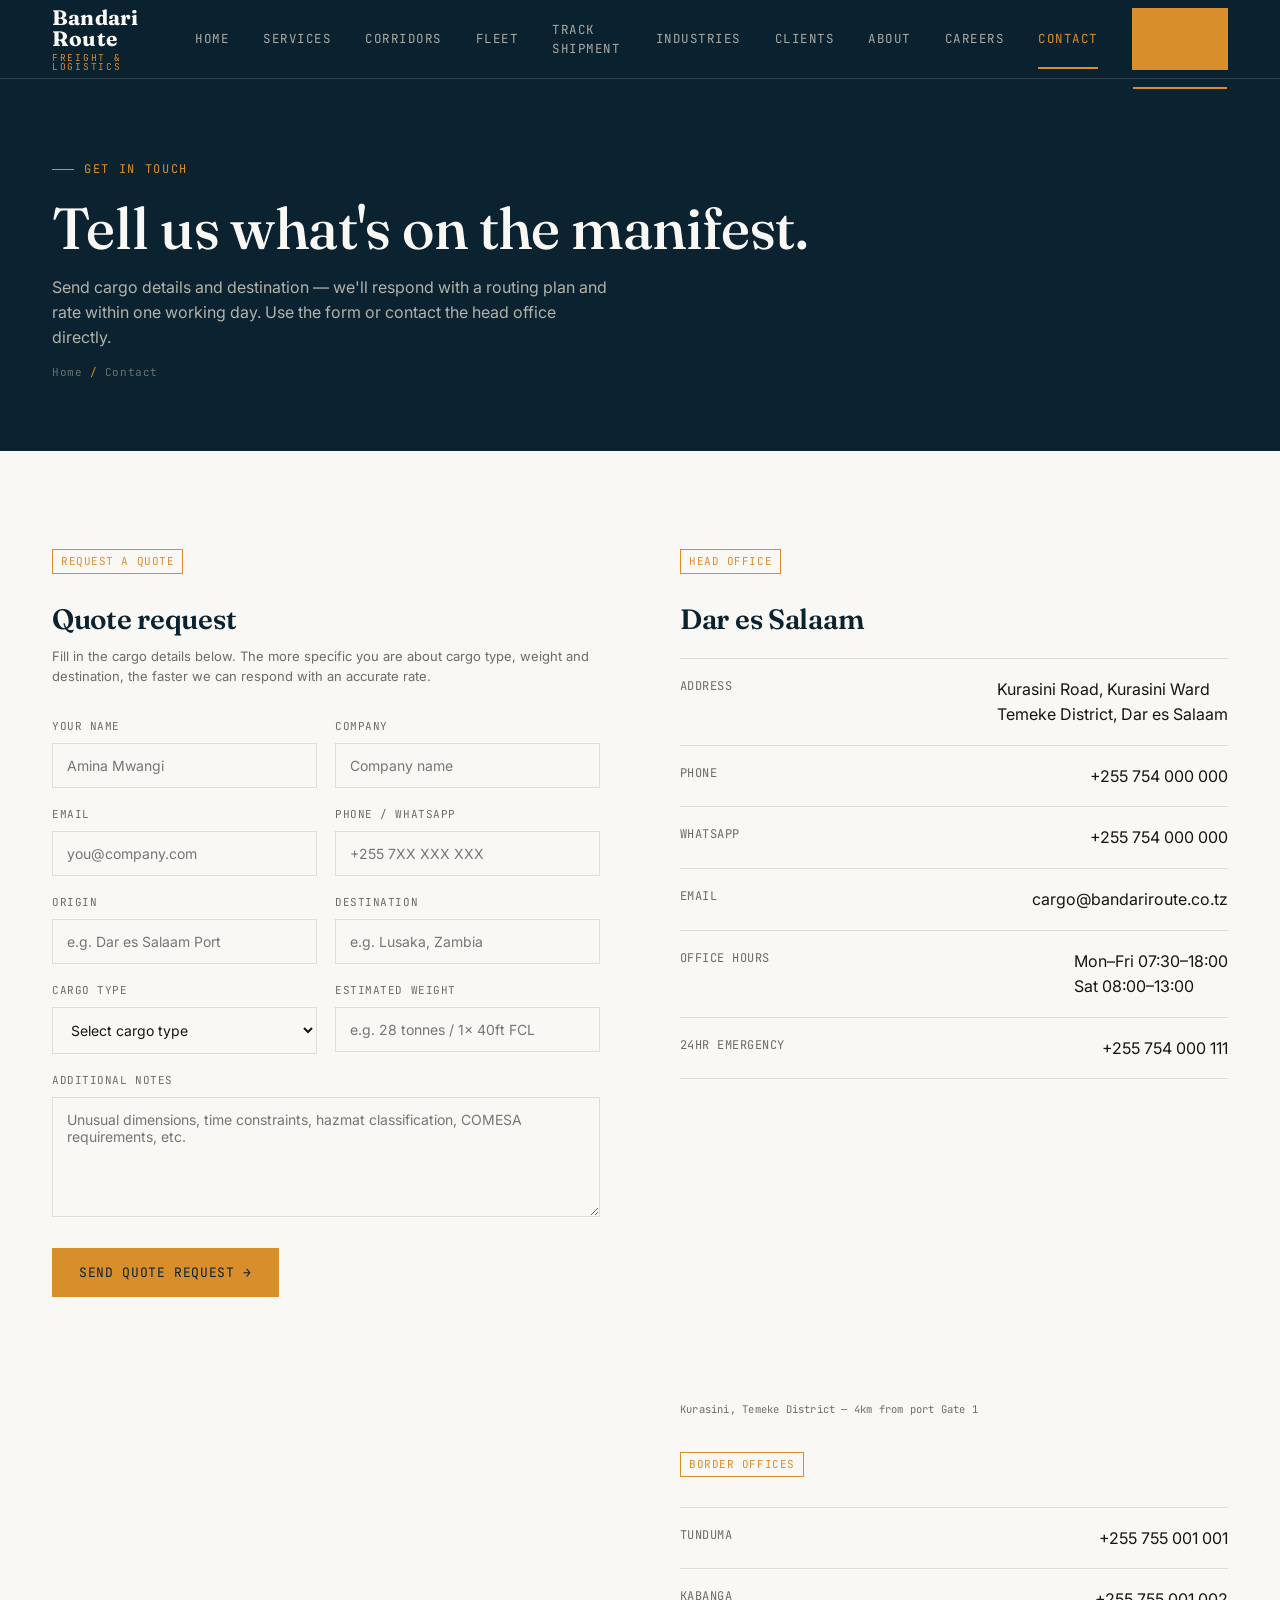
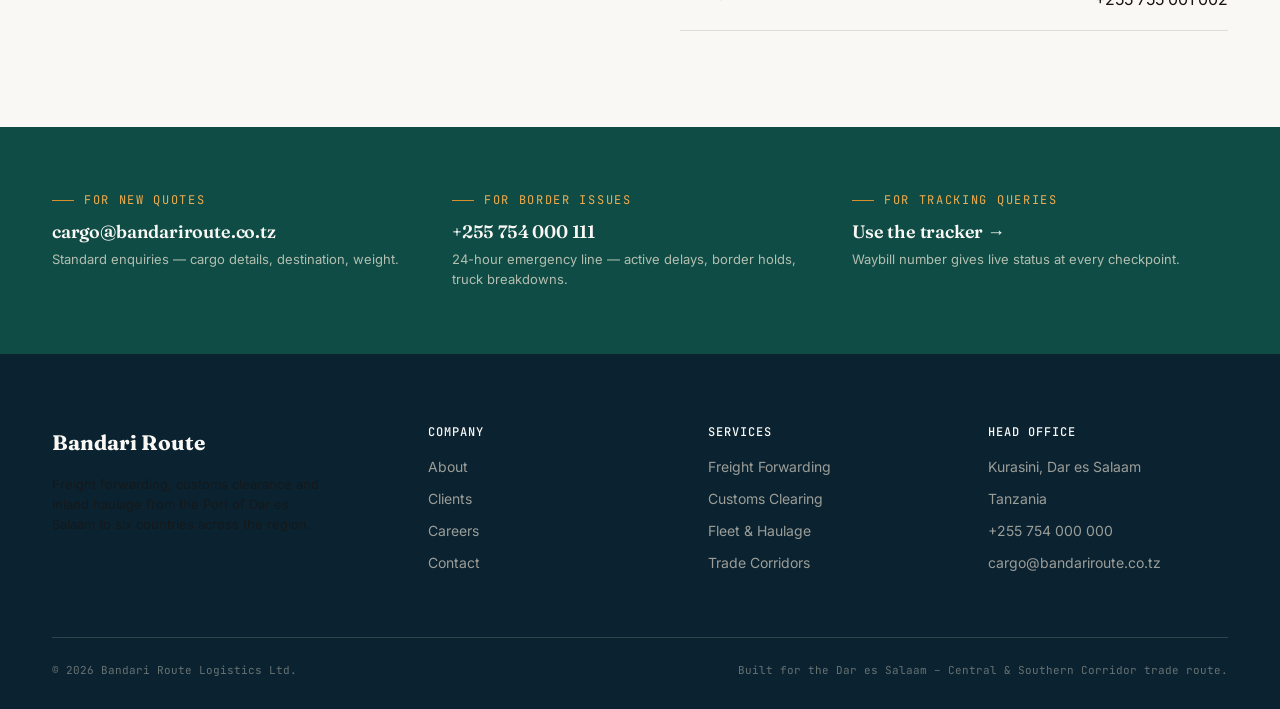
<file: contact.html>
<!DOCTYPE html>
<html lang="en">
<head>
<meta charset="UTF-8">
<meta name="viewport" content="width=device-width, initial-scale=1.0">
<title>Contact — Bandari Route Logistics</title>
<link rel="stylesheet" href="styles.css">
</head>
<body>

<header class="site-nav">
  <div class="wrap nav-inner">
    <a href="index.html" class="logo"><b>Bandari Route</b><span>Freight &amp; Logistics</span></a>
    <nav class="nav-links">
      <a href="index.html">Home</a>
      <a href="services.html">Services</a>
      <a href="corridors.html">Corridors</a>
      <a href="fleet.html">Fleet</a>
      <a href="tracking.html">Track Shipment</a>
      <a href="industries.html">Industries</a>
      <a href="clients.html">Clients</a>
      <a href="about.html">About</a>
      <a href="careers.html">Careers</a>
      <a href="contact.html">Contact</a>
      <a href="contact.html" class="nav-cta">Get a Quote</a>
    </nav>
    <button class="nav-toggle" aria-label="Menu"><span></span><span></span><span></span></button>
  </div>
</header>

<!-- PAGE HEADER -->
<div class="page-head dark">
  <div class="wrap">
    <div class="eyebrow">Get in touch</div>
    <h1 style="font-size:clamp(34px,5vw,58px);">Tell us what's on the manifest.</h1>
    <p class="mt-16" style="max-width:560px;">Send cargo details and destination — we'll respond with a routing plan and rate within one working day. Use the form or contact the head office directly.</p>
    <div class="crumb">Home <span>/</span> Contact</div>
  </div>
</div>

<!-- CONTACT GRID -->
<section class="bg-paper">
  <div class="wrap grid-2" style="gap:80px; align-items:flex-start;">

    <!-- QUOTE FORM -->
    <div class="reveal">
      <span class="waypoint">REQUEST A QUOTE</span>
      <h2 class="mt-16" style="font-size:28px;">Quote request</h2>
      <p class="mt-12 small">Fill in the cargo details below. The more specific you are about cargo type, weight and destination, the faster we can respond with an accurate rate.</p>

      <form id="quoteForm" class="mt-32" onsubmit="handleQuote(event)" novalidate>
        <div class="form-row">
          <div class="field">
            <label for="fname">Your Name</label>
            <input type="text" id="fname" placeholder="Amina Mwangi" required>
          </div>
          <div class="field">
            <label for="company">Company</label>
            <input type="text" id="company" placeholder="Company name">
          </div>
        </div>
        <div class="form-row">
          <div class="field">
            <label for="email">Email</label>
            <input type="email" id="email" placeholder="you@company.com" required>
          </div>
          <div class="field">
            <label for="phone">Phone / WhatsApp</label>
            <input type="tel" id="phone" placeholder="+255 7XX XXX XXX">
          </div>
        </div>
        <div class="form-row">
          <div class="field">
            <label for="origin">Origin</label>
            <input type="text" id="origin" placeholder="e.g. Dar es Salaam Port">
          </div>
          <div class="field">
            <label for="dest">Destination</label>
            <input type="text" id="dest" placeholder="e.g. Lusaka, Zambia">
          </div>
        </div>
        <div class="form-row">
          <div class="field">
            <label for="cargo">Cargo Type</label>
            <select id="cargo">
              <option value="">Select cargo type</option>
              <option>Copper concentrate / minerals</option>
              <option>Agricultural produce</option>
              <option>Construction materials</option>
              <option>Consumer goods / FMCG</option>
              <option>Fuel / petroleum products</option>
              <option>Humanitarian / NGO cargo</option>
              <option>Heavy / abnormal load</option>
              <option>Other</option>
            </select>
          </div>
          <div class="field">
            <label for="weight">Estimated Weight</label>
            <input type="text" id="weight" placeholder="e.g. 28 tonnes / 1x 40ft FCL">
          </div>
        </div>
        <div class="field">
          <label for="notes">Additional Notes</label>
          <textarea id="notes" placeholder="Unusual dimensions, time constraints, hazmat classification, COMESA requirements, etc."></textarea>
        </div>
        <button type="submit" class="btn btn-solid mt-24">Send Quote Request →</button>
      </form>

      <div id="formSuccess" style="display:none; margin-top:32px; padding:24px; background:var(--teal); color:var(--sand);">
        <h3 style="color:var(--sand); font-size:19px;">Request received.</h3>
        <p class="mt-8 small" style="color:rgba(243,234,216,.8);">We'll respond within one working day with a routing plan and rate. If it's urgent, call +255 754 000 000 directly.</p>
      </div>
    </div>

    <!-- OFFICE INFO -->
    <div class="reveal">
      <span class="waypoint">HEAD OFFICE</span>
      <h2 class="mt-16" style="font-size:28px;">Dar es Salaam</h2>
      <div class="dl mt-24">
        <div class="dl-row"><span class="k">Address</span><span>Kurasini Road, Kurasini Ward<br>Temeke District, Dar es Salaam</span></div>
        <div class="dl-row"><span class="k">Phone</span><span>+255 754 000 000</span></div>
        <div class="dl-row"><span class="k">WhatsApp</span><span>+255 754 000 000</span></div>
        <div class="dl-row"><span class="k">Email</span><span>cargo@bandariroute.co.tz</span></div>
        <div class="dl-row"><span class="k">Office hours</span><span>Mon–Fri 07:30–18:00<br>Sat 08:00–13:00</span></div>
        <div class="dl-row"><span class="k">24hr emergency</span><span>+255 754 000 111</span></div>
      </div>

      <!-- MAP EMBED (OpenStreetMap, Kurasini Dar es Salaam) -->
      <div class="photo-frame mt-32" style="height:280px;">
        <iframe
          src="https://www.openstreetmap.org/export/embed.html?bbox=39.2800%2C-6.8500%2C39.3200%2C-6.8100&layer=mapnik&marker=-6.8300%2C39.3000"
          style="width:100%;height:100%;border:none;"
          title="Bandari Route Office Location — Kurasini, Dar es Salaam"
          loading="lazy">
        </iframe>
      </div>
      <p class="photo-cap">Kurasini, Temeke District — 4km from port Gate 1</p>

      <div class="mt-32">
        <span class="waypoint">BORDER OFFICES</span>
        <div class="dl mt-16">
          <div class="dl-row"><span class="k">Tunduma</span><span>+255 755 001 001</span></div>
          <div class="dl-row"><span class="k">Kabanga</span><span>+255 755 001 002</span></div>
        </div>
      </div>
    </div>

  </div>
</section>

<!-- QUICK CONTACT STRIP -->
<section class="bg-teal dark section-tight">
  <div class="wrap grid-3">
    <div class="reveal">
      <div class="eyebrow" style="color:var(--ochre-light);">For new quotes</div>
      <h3 class="mt-12" style="font-size:18px;">cargo@bandariroute.co.tz</h3>
      <p class="mt-8 small">Standard enquiries — cargo details, destination, weight.</p>
    </div>
    <div class="reveal">
      <div class="eyebrow" style="color:var(--ochre-light);">For border issues</div>
      <h3 class="mt-12" style="font-size:18px;">+255 754 000 111</h3>
      <p class="mt-8 small">24-hour emergency line — active delays, border holds, truck breakdowns.</p>
    </div>
    <div class="reveal">
      <div class="eyebrow" style="color:var(--ochre-light);">For tracking queries</div>
      <h3 class="mt-12" style="font-size:18px;"><a href="tracking.html" style="color:var(--paper);">Use the tracker →</a></h3>
      <p class="mt-8 small">Waybill number gives live status at every checkpoint.</p>
    </div>
  </div>
</section>

<footer>
  <div class="wrap">
    <div class="footer-grid">
      <div>
        <b style="color:var(--paper); font-family:var(--display); font-size:21px;">Bandari Route</b>
        <p class="small mt-16" style="max-width:280px;">Freight forwarding, customs clearance and inland haulage from the Port of Dar es Salaam to six countries across the region.</p>
      </div>
      <div>
        <h4>Company</h4>
        <a href="about.html">About</a>
        <a href="clients.html">Clients</a>
        <a href="careers.html">Careers</a>
        <a href="contact.html">Contact</a>
      </div>
      <div>
        <h4>Services</h4>
        <a href="services.html">Freight Forwarding</a>
        <a href="services.html">Customs Clearing</a>
        <a href="fleet.html">Fleet &amp; Haulage</a>
        <a href="corridors.html">Trade Corridors</a>
      </div>
      <div>
        <h4>Head Office</h4>
        <li>Kurasini, Dar es Salaam</li>
        <li>Tanzania</li>
        <li>+255 754 000 000</li>
        <li>cargo@bandariroute.co.tz</li>
      </div>
    </div>
    <div class="footer-bottom">
      <span>© <span class="year"></span> Bandari Route Logistics Ltd.</span>
      <span>Built for the Dar es Salaam – Central &amp; Southern Corridor trade route.</span>
    </div>
  </div>
</footer>

<script src="script.js"></script>
<script>
function handleQuote(e){
  e.preventDefault();
  document.getElementById('quoteForm').style.display = 'none';
  document.getElementById('formSuccess').style.display = 'block';
  document.getElementById('formSuccess').scrollIntoView({ behavior:'smooth', block:'nearest' });
}
</script>
</body>
</html>
</file>
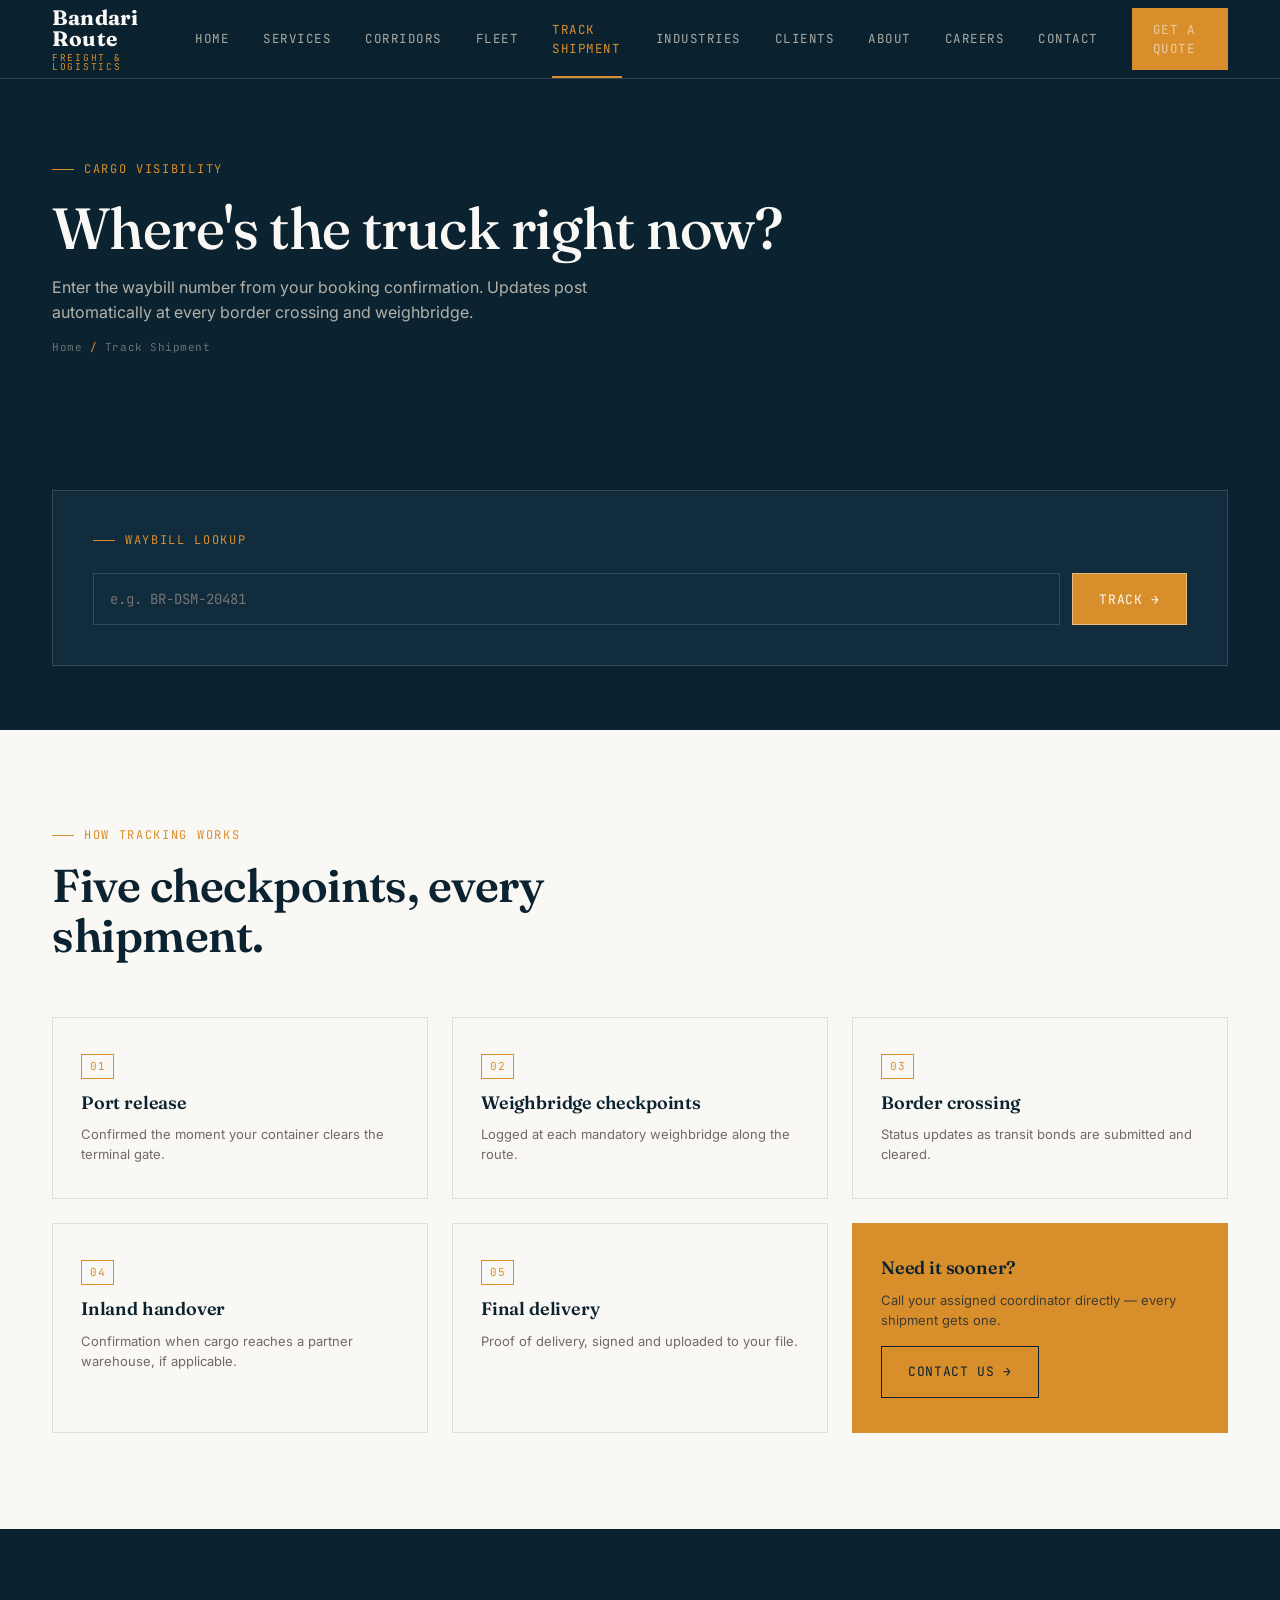
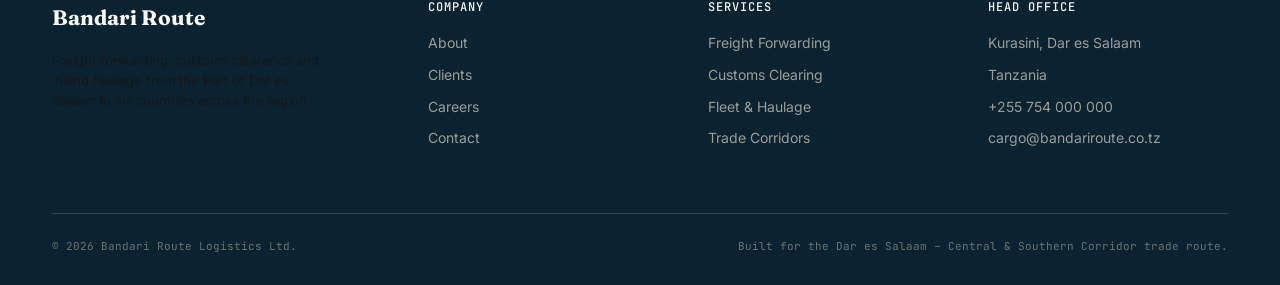
<file: tracking.html>
<!DOCTYPE html>
<html lang="en">
<head>
<meta charset="UTF-8">
<meta name="viewport" content="width=device-width, initial-scale=1.0">
<title>Track a Shipment — Bandari Route Logistics</title>
<link rel="stylesheet" href="styles.css">
</head>
<body>

<header class="site-nav">
  <div class="wrap nav-inner">
    <a href="index.html" class="logo"><b>Bandari Route</b><span>Freight &amp; Logistics</span></a>
    <nav class="nav-links">
      <a href="index.html">Home</a>
      <a href="services.html">Services</a>
      <a href="corridors.html">Corridors</a>
      <a href="fleet.html">Fleet</a>
      <a href="tracking.html">Track Shipment</a>
      <a href="industries.html">Industries</a>
      <a href="clients.html">Clients</a>
      <a href="about.html">About</a>
      <a href="careers.html">Careers</a>
      <a href="contact.html">Contact</a>
      <a href="contact.html" class="nav-cta">Get a Quote</a>
    </nav>
    <button class="nav-toggle" aria-label="Menu"><span></span><span></span><span></span></button>
  </div>
</header>

<div class="page-head dark">
  <div class="wrap">
    <div class="eyebrow">Cargo visibility</div>
    <h1 style="font-size:clamp(34px,5vw,58px);">Where's the truck right now?</h1>
    <p class="mt-16" style="max-width:560px;">Enter the waybill number from your booking confirmation. Updates post automatically at every border crossing and weighbridge.</p>
    <div class="crumb">Home <span>/</span> Track Shipment</div>
  </div>
</div>

<section class="bg-night dark section-tight">
  <div class="wrap">
    <div class="track-box reveal">
      <span class="eyebrow">Waybill lookup</span>
      <form id="trackForm" class="track-input mt-24">
        <input type="text" placeholder="e.g. BR-DSM-20481" required>
        <button type="submit" class="btn btn-solid">Track →</button>
      </form>

      <div id="trackResult" class="track-result">
        <div class="grid-2 mt-32" style="gap:40px;">
          <div>
            <span class="pill">IN TRANSIT</span>
            <h3 class="mt-16" style="color:var(--paper);">BR-DSM-20481</h3>
            <p class="small mt-8">FCL 40ft · Copper concentrate · Dar es Salaam → Lusaka</p>
          </div>
          <div class="text-right">
            <div class="lbl" style="font-family:var(--mono);font-size:11px;color:rgba(243,234,216,.5);text-transform:uppercase;">Estimated arrival</div>
            <div style="font-family:var(--display);font-size:28px;color:var(--ochre-light);">Thu, 2 days</div>
          </div>
        </div>

        <div class="mt-32">
          <div class="tstep">
            <span class="dot2"></span>
            <div><h5>Departed Port of Dar es Salaam</h5><p>Container released from CT2 terminal, truck dispatched.</p></div>
          </div>
          <div class="tstep">
            <span class="dot2"></span>
            <div><h5>Weighbridge cleared — Chalinze</h5><p>Standard checkpoint, no delay recorded.</p></div>
          </div>
          <div class="tstep">
            <span class="dot2"></span>
            <div><h5>Passed Mbeya control point</h5><p>On schedule, approaching Tunduma border.</p></div>
          </div>
          <div class="tstep">
            <span class="dot2 pending"></span>
            <div><h5 style="color:rgba(243,234,216,.5);">Tunduma border clearance</h5><p>Pending — transit bond submitted, awaiting release.</p></div>
          </div>
          <div class="tstep" style="border-bottom:none;">
            <span class="dot2 pending"></span>
            <div><h5 style="color:rgba(243,234,216,.5);">Arrival — Lusaka warehouse</h5><p>Pending.</p></div>
          </div>
        </div>
      </div>
    </div>
  </div>
</section>

<section class="bg-paper">
  <div class="wrap">
    <div class="section-head reveal">
      <div class="eyebrow">How tracking works</div>
      <h2>Five checkpoints, every shipment.</h2>
    </div>
    <div class="grid-3">
      <div class="card reveal">
        <span class="waypoint">01</span>
        <h3 style="font-size:18px;">Port release</h3>
        <p class="mt-12 small">Confirmed the moment your container clears the terminal gate.</p>
      </div>
      <div class="card reveal">
        <span class="waypoint">02</span>
        <h3 style="font-size:18px;">Weighbridge checkpoints</h3>
        <p class="mt-12 small">Logged at each mandatory weighbridge along the route.</p>
      </div>
      <div class="card reveal">
        <span class="waypoint">03</span>
        <h3 style="font-size:18px;">Border crossing</h3>
        <p class="mt-12 small">Status updates as transit bonds are submitted and cleared.</p>
      </div>
      <div class="card reveal">
        <span class="waypoint">04</span>
        <h3 style="font-size:18px;">Inland handover</h3>
        <p class="mt-12 small">Confirmation when cargo reaches a partner warehouse, if applicable.</p>
      </div>
      <div class="card reveal">
        <span class="waypoint">05</span>
        <h3 style="font-size:18px;">Final delivery</h3>
        <p class="mt-12 small">Proof of delivery, signed and uploaded to your file.</p>
      </div>
      <div class="card reveal" style="background:var(--ochre);border-color:var(--ochre);">
        <h3 style="font-size:18px;color:var(--night);">Need it sooner?</h3>
        <p class="mt-12 small" style="color:rgba(11,34,48,.75);">Call your assigned coordinator directly — every shipment gets one.</p>
        <a href="contact.html" class="btn mt-16" style="border-color:var(--night);color:var(--night);">Contact Us →</a>
      </div>
    </div>
  </div>
</section>

<footer>
  <div class="wrap">
    <div class="footer-grid">
      <div>
        <b style="color:var(--paper); font-family:var(--display); font-size:21px;">Bandari Route</b>
        <p class="small mt-16" style="max-width:280px;">Freight forwarding, customs clearance and inland haulage from the Port of Dar es Salaam to six countries across the region.</p>
      </div>
      <div>
        <h4>Company</h4>
        <a href="about.html">About</a>
        <a href="clients.html">Clients</a>
        <a href="careers.html">Careers</a>
        <a href="contact.html">Contact</a>
      </div>
      <div>
        <h4>Services</h4>
        <a href="services.html">Freight Forwarding</a>
        <a href="services.html">Customs Clearing</a>
        <a href="fleet.html">Fleet &amp; Haulage</a>
        <a href="corridors.html">Trade Corridors</a>
      </div>
      <div>
        <h4>Head Office</h4>
        <li>Kurasini, Dar es Salaam</li>
        <li>Tanzania</li>
        <li>+255 754 000 000</li>
        <li>cargo@bandariroute.co.tz</li>
      </div>
    </div>
    <div class="footer-bottom">
      <span>© <span class="year"></span> Bandari Route Logistics Ltd.</span>
      <span>Built for the Dar es Salaam – Central &amp; Southern Corridor trade route.</span>
    </div>
  </div>
</footer>

<script src="script.js"></script>
</body>
</html>
</file>
<file: styles.css>
/* ============================================================
   BANDARI ROUTE — design tokens
   Palette: night indigo / deep teal / sun ochre / rust / sand
   ============================================================ */

@import url('https://fonts.googleapis.com/css2?family=Fraunces:opsz,wght,SOFT@9..144,300..700,0..100&family=Inter:wght@400;500;600;700&family=JetBrains+Mono:wght@400;500;600&display=swap');

:root{
  --night:        #0B2230;
  --night-2:      #102C3D;
  --teal:         #0F4C46;
  --teal-light:   #1C7C74;
  --ochre:        #D98E2C;
  --ochre-light:  #F0AC4D;
  --rust:         #B6491F;
  --sand:         #F3EAD8;
  --paper:        #FAF8F4;
  --ink:          #1A1410;
  --ink-soft:     rgba(26,20,16,.62);
  --line:         rgba(11,34,48,.12);
  --line-dark:    rgba(243,234,216,.16);

  --display: 'Fraunces', serif;
  --body: 'Inter', sans-serif;
  --mono: 'JetBrains Mono', monospace;

  --container: 1240px;
  --radius: 2px;
}

*{ box-sizing:border-box; margin:0; padding:0; }
html{ scroll-behavior:smooth; }
body{
  font-family:var(--body);
  color:var(--ink);
  background:var(--paper);
  line-height:1.55;
  -webkit-font-smoothing:antialiased;
  overflow-x:hidden;
}
img{ max-width:100%; display:block; }
a{ color:inherit; text-decoration:none; }
ul{ list-style:none; }

@media (prefers-reduced-motion: reduce){
  *{ animation-duration:.01ms !important; animation-iteration-count:1 !important; transition-duration:.01ms !important; scroll-behavior:auto !important; }
}

.wrap{ max-width:var(--container); margin:0 auto; padding:0 32px; }
@media (max-width:768px){ .wrap{ padding:0 20px; } }

.eyebrow{
  font-family:var(--mono);
  font-size:12px;
  letter-spacing:.14em;
  text-transform:uppercase;
  color:var(--ochre);
  display:flex; align-items:center; gap:10px;
}
.eyebrow::before{ content:''; width:22px; height:1px; background:var(--ochre); display:inline-block; }

h1,h2,h3,h4{ font-family:var(--display); font-weight:600; letter-spacing:-.01em; color:var(--night); line-height:1.08; }
.dark h1,.dark h2,.dark h3,.dark h4{ color:var(--paper); }

h1{ font-size:clamp(40px,6.4vw,84px); font-weight:500; }
h2{ font-size:clamp(30px,3.6vw,48px); }
h3{ font-size:clamp(20px,2.2vw,26px); }

p{ color:var(--ink-soft); }
.dark p{ color:rgba(243,234,216,.72); }

.btn{
  font-family:var(--mono);
  font-size:13px;
  letter-spacing:.05em;
  text-transform:uppercase;
  display:inline-flex; align-items:center; gap:10px;
  padding:15px 26px;
  border:1px solid var(--night);
  color:var(--night);
  background:transparent;
  cursor:pointer;
  transition:.25s ease;
  white-space:nowrap;
}
.btn:hover{ background:var(--night); color:var(--paper); }
.btn-solid{ background:var(--ochre); border-color:var(--ochre); color:var(--night); }
.btn-solid:hover{ background:var(--ochre-light); border-color:var(--ochre-light); color:var(--night); }
.dark .btn{ border-color:rgba(243,234,216,.5); color:var(--paper); }
.dark .btn:hover{ background:var(--paper); color:var(--night); }

/* ============================ NAV ============================ */
header.site-nav{
  position:fixed; top:0; left:0; right:0; z-index:100;
  background:rgba(11,34,48,.92);
  backdrop-filter:blur(10px);
  border-bottom:1px solid var(--line-dark);
}
.nav-inner{ display:flex; align-items:center; justify-content:space-between; height:78px; }
.logo{ display:flex; flex-direction:column; line-height:1; }
.logo b{ font-family:var(--display); font-size:21px; color:var(--paper); letter-spacing:.01em; }
.logo span{ font-family:var(--mono); font-size:9.5px; letter-spacing:.18em; color:var(--ochre); text-transform:uppercase; margin-top:4px; }
.nav-links{ display:flex; gap:34px; align-items:center; }
.nav-links a{
  font-family:var(--mono); font-size:12.5px; letter-spacing:.04em; text-transform:uppercase;
  color:rgba(243,234,216,.68);
  transition:.2s;
  position:relative;
}
.nav-links a:hover, .nav-links a.active{ color:var(--ochre); }
.nav-links a.active::after{ content:''; position:absolute; bottom:-20px; left:0; right:0; height:2px; background:var(--ochre); }
.nav-cta{
  font-family:var(--mono); font-size:12px; letter-spacing:.05em; text-transform:uppercase;
  padding:11px 20px; background:var(--ochre); color:var(--night); border:1px solid var(--ochre);
}
.nav-toggle{ display:none; flex-direction:column; gap:5px; cursor:pointer; background:none; border:none; }
.nav-toggle span{ width:24px; height:2px; background:var(--paper); }

@media (max-width:980px){
  .nav-links{
    position:fixed; top:78px; left:0; right:0; bottom:0;
    background:var(--night); flex-direction:column; align-items:flex-start;
    padding:36px 28px; gap:26px; transform:translateX(100%); transition:.3s ease;
    overflow-y:auto;
  }
  .nav-links.open{ transform:translateX(0); }
  .nav-links a{ font-size:16px; }
  .nav-toggle{ display:flex; }
  .nav-cta{ display:none; }
}

/* ============================ HERO ============================ */
.hero{
  background:linear-gradient(180deg, var(--night) 0%, var(--night-2) 100%);
  padding:170px 0 0;
  position:relative;
}
.hero-grid{ display:grid; grid-template-columns:1.1fr .9fr; gap:60px; align-items:end; padding-bottom:64px; }
@media (max-width:980px){ .hero-grid{ grid-template-columns:1fr; padding-bottom:40px; } }
.hero-kicker{ color:var(--paper); }
.hero h1{ margin-top:22px; max-width:620px; }
.hero h1 em{ font-style:italic; color:var(--ochre-light); }
.hero-sub{ max-width:420px; margin-top:22px; color:rgba(243,234,216,.7); font-size:16px; }
.hero-actions{ display:flex; gap:14px; margin-top:34px; flex-wrap:wrap; }
.hero-photo{ position:relative; }
.hero-photo img{ width:100%; height:420px; object-fit:cover; filter:saturate(1.05) contrast(1.03); }
.hero-photo::after{ content:''; position:absolute; inset:0; box-shadow:inset 0 -60px 60px -20px rgba(11,34,48,.7); }
.hero-tag{
  position:absolute; left:18px; bottom:18px; background:rgba(11,34,48,.85); backdrop-filter:blur(6px);
  padding:10px 14px; font-family:var(--mono); font-size:11px; color:var(--sand); letter-spacing:.04em;
  border-left:2px solid var(--ochre);
}

/* ===================== SIGNATURE: CORRIDOR BAR ===================== */
.corridor{ background:var(--night-2); border-top:1px solid var(--line-dark); border-bottom:1px solid var(--line-dark); padding:30px 0; overflow:hidden; }
.corridor-track{ display:flex; align-items:center; position:relative; }
.corridor-line{ position:absolute; left:0; right:0; top:50%; height:1px; background:rgba(243,234,216,.18); }
.corridor-fill{ position:absolute; left:0; top:50%; height:1px; background:var(--ochre); width:0%; transition:width 1.8s cubic-bezier(.4,0,.2,1); }
.corridor-stops{ display:flex; justify-content:space-between; width:100%; position:relative; }
.cstop{ display:flex; flex-direction:column; align-items:center; gap:9px; flex:1; text-align:center; }
.cstop .dot{ width:9px; height:9px; border-radius:50%; background:var(--night); border:2px solid rgba(243,234,216,.35); z-index:2; transition:.4s; }
.cstop.origin .dot{ background:var(--ochre); border-color:var(--ochre); width:11px; height:11px; }
.cstop .city{ font-family:var(--mono); font-size:11px; letter-spacing:.04em; color:var(--paper); text-transform:uppercase; }
.cstop .km{ font-family:var(--mono); font-size:10px; color:rgba(243,234,216,.45); }
.corridor.in-view .dot{ background:var(--ochre); border-color:var(--ochre); }
.corridor.in-view .corridor-fill{ width:100%; }

@media (max-width:768px){
  .corridor-stops{ overflow-x:auto; gap:30px; padding-bottom:6px; }
  .cstop{ min-width:74px; }
}

/* ============================ SECTIONS ============================ */
section{ padding:96px 0; }
.section-tight{ padding:64px 0; }
.section-head{ max-width:640px; margin-bottom:56px; }
.section-head h2{ margin-top:16px; }
.bg-sand{ background:var(--sand); }
.bg-night{ background:var(--night); }
.bg-teal{ background:var(--teal); }
.bg-paper{ background:var(--paper); }

/* waypoint marker (replaces generic 01/02/03 — these are literal route markers) */
.waypoint{
  font-family:var(--mono); font-size:11px; color:var(--ochre); letter-spacing:.05em;
  border:1px solid var(--ochre); padding:3px 8px; display:inline-block; margin-bottom:14px;
}

/* card */
.card{ background:var(--paper); border:1px solid var(--line); padding:34px 28px; transition:.3s; }
.card:hover{ border-color:var(--ochre); transform:translateY(-4px); }
.dark .card{ background:var(--night-2); border-color:var(--line-dark); }
.dark .card:hover{ border-color:var(--ochre); }

.grid-3{ display:grid; grid-template-columns:repeat(3,1fr); gap:24px; }
.grid-2{ display:grid; grid-template-columns:1fr 1fr; gap:24px; }
.grid-4{ display:grid; grid-template-columns:repeat(4,1fr); gap:20px; }
@media (max-width:980px){ .grid-3,.grid-4{ grid-template-columns:1fr 1fr; } .grid-2{ grid-template-columns:1fr; } }
@media (max-width:620px){ .grid-3,.grid-4{ grid-template-columns:1fr; } }

.stat{ border-top:2px solid var(--ochre); padding-top:16px; }
.stat .num{ font-family:var(--display); font-size:46px; color:var(--night); }
.dark .stat .num{ color:var(--paper); }
.stat .lbl{ font-family:var(--mono); font-size:11.5px; color:var(--ink-soft); letter-spacing:.03em; text-transform:uppercase; margin-top:6px; }
.dark .stat .lbl{ color:rgba(243,234,216,.55); }

.photo-frame{ position:relative; overflow:hidden; }
.photo-frame img{ width:100%; height:100%; object-fit:cover; transition:transform .6s ease; }
.photo-frame:hover img{ transform:scale(1.05); }
.photo-cap{ font-family:var(--mono); font-size:10.5px; color:var(--ink-soft); margin-top:10px; letter-spacing:.02em; }

/* reveal on scroll */
.reveal{ opacity:0; transform:translateY(22px); transition:opacity .7s ease, transform .7s ease; }
.reveal.in{ opacity:1; transform:none; }

/* divider */
.hr{ height:1px; background:var(--line); margin:0; }
.dark .hr, .bg-night .hr, .bg-teal .hr{ background:var(--line-dark); }

/* table-ish list */
.dl{ border-top:1px solid var(--line); }
.dl-row{ display:flex; justify-content:space-between; gap:20px; padding:18px 0; border-bottom:1px solid var(--line); }
.dl-row .k{ font-family:var(--mono); font-size:12px; color:var(--ink-soft); text-transform:uppercase; letter-spacing:.04em; }

/* pill */
.pill{ font-family:var(--mono); font-size:10.5px; letter-spacing:.04em; text-transform:uppercase; padding:4px 10px; border:1px solid var(--line); color:var(--ink-soft); }
.dark .pill{ border-color:var(--line-dark); color:rgba(243,234,216,.6); }

/* FOOTER */
footer{ background:var(--night); padding:72px 0 30px; }
.footer-grid{ display:grid; grid-template-columns:1.4fr 1fr 1fr 1fr; gap:40px; }
@media (max-width:768px){ .footer-grid{ grid-template-columns:1fr 1fr; } }
.footer-grid h4{ color:var(--paper); font-family:var(--mono); font-size:12px; letter-spacing:.08em; text-transform:uppercase; margin-bottom:18px; font-weight:500; }
.footer-grid a, .footer-grid li{ color:rgba(243,234,216,.62); font-size:14px; margin-bottom:10px; display:block; }
.footer-grid a:hover{ color:var(--ochre); }
.footer-bottom{ display:flex; justify-content:space-between; align-items:center; margin-top:54px; padding-top:24px; border-top:1px solid var(--line-dark); font-family:var(--mono); font-size:11px; color:rgba(243,234,216,.4); flex-wrap:wrap; gap:10px; }

/* form */
.form-row{ display:grid; grid-template-columns:1fr 1fr; gap:18px; margin-bottom:18px; }
@media (max-width:620px){ .form-row{ grid-template-columns:1fr; } }
.field label{ display:block; font-family:var(--mono); font-size:11px; letter-spacing:.05em; text-transform:uppercase; color:var(--ink-soft); margin-bottom:8px; }
.dark .field label{ color:rgba(243,234,216,.55); }
.field input, .field select, .field textarea{
  width:100%; background:transparent; border:1px solid var(--line); padding:13px 14px;
  font-family:var(--body); font-size:14px; color:var(--ink); outline:none; transition:.2s;
}
.dark .field input, .dark .field select, .dark .field textarea{ border-color:var(--line-dark); color:var(--paper); }
.field input:focus, .field select:focus, .field textarea:focus{ border-color:var(--ochre); }
.field textarea{ resize:vertical; min-height:120px; }

/* page header (sub pages) */
.page-head{ background:var(--night); padding:160px 0 70px; }
.page-head .eyebrow{ margin-bottom:18px; }
.crumb{ font-family:var(--mono); font-size:11px; color:rgba(243,234,216,.4); letter-spacing:.05em; margin-top:14px; }
.crumb span{ color:var(--ochre); }

/* tracking widget */
.track-box{ background:var(--night-2); border:1px solid var(--line-dark); padding:40px; }
.track-input{ display:flex; gap:12px; flex-wrap:wrap; }
.track-input input{ flex:1; min-width:220px; background:transparent; border:1px solid var(--line-dark); padding:16px; font-family:var(--mono); color:var(--paper); font-size:14px; }
.track-result{ margin-top:34px; display:none; }
.track-result.show{ display:block; }
.tstep{ display:flex; gap:16px; padding:16px 0; border-bottom:1px solid var(--line-dark); align-items:flex-start; }
.tstep .dot2{ width:10px; height:10px; border-radius:50%; background:var(--ochre); margin-top:5px; flex-shrink:0; }
.tstep .dot2.pending{ background:rgba(243,234,216,.25); }
.tstep h5{ font-family:var(--mono); color:var(--paper); font-size:13px; letter-spacing:.03em; text-transform:uppercase; }
.tstep p{ font-size:13px; margin-top:4px; }

/* logos strip */
.logo-strip{ display:flex; flex-wrap:wrap; gap:36px; align-items:center; justify-content:space-between; }
.logo-strip span{ font-family:var(--mono); font-size:13px; letter-spacing:.08em; text-transform:uppercase; color:var(--ink-soft); opacity:.55; }

/* quote / testimonial */
.quote{ font-family:var(--display); font-size:clamp(20px,2.6vw,30px); font-style:italic; color:var(--night); line-height:1.4; max-width:780px; }
.dark .quote{ color:var(--paper); }
.quote-by{ font-family:var(--mono); font-size:12px; text-transform:uppercase; letter-spacing:.04em; margin-top:22px; color:var(--ink-soft); }

/* timeline (about) */
.tl{ border-left:1px solid var(--line); margin-left:6px; }
.tl-item{ position:relative; padding:0 0 48px 36px; }
.tl-item::before{ content:''; position:absolute; left:-5px; top:4px; width:9px; height:9px; border-radius:50%; background:var(--ochre); }
.tl-year{ font-family:var(--mono); font-size:13px; color:var(--ochre); letter-spacing:.04em; }

/* job listing */
.job{ display:flex; justify-content:space-between; align-items:center; padding:26px 0; border-bottom:1px solid var(--line); gap:20px; flex-wrap:wrap; }
.job h4{ font-weight:500; }
.job .meta{ display:flex; gap:14px; margin-top:6px; flex-wrap:wrap; }

/* utility */
.mt-8{margin-top:8px;} .mt-12{margin-top:12px;} .mt-16{margin-top:16px;} .mt-24{margin-top:24px;} .mt-32{margin-top:32px;} .mt-48{margin-top:48px;} .mt-64{margin-top:64px;}
.flex{display:flex;} .items-center{align-items:center;} .gap-12{gap:12px;} .gap-20{gap:20px;}
.text-right{text-align:right;}
.small{ font-size:13px; }
</file>
